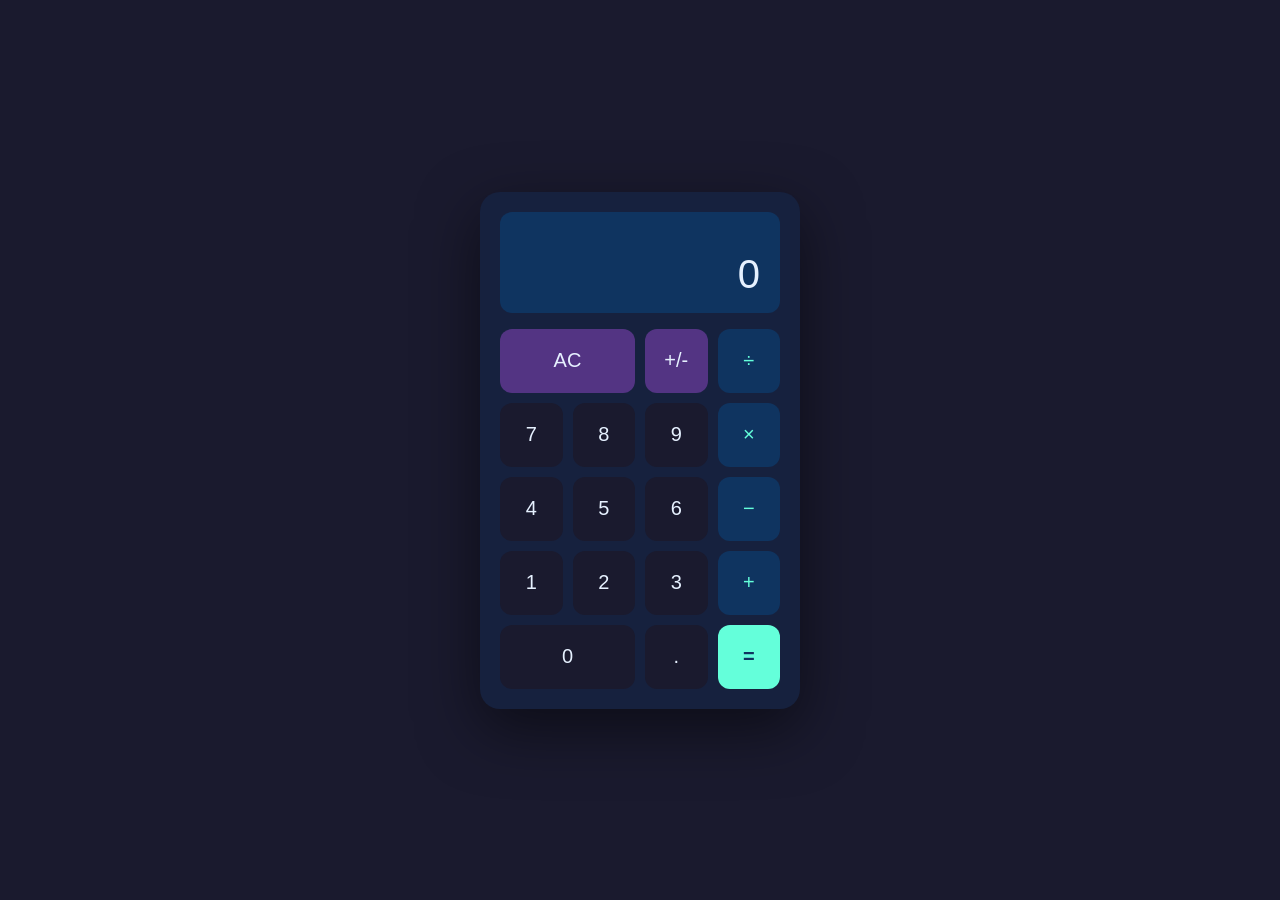
<file: index.html>
<!DOCTYPE html>
<html lang="ja">
<head>
  <meta charset="UTF-8">
  <meta name="viewport" content="width=device-width, initial-scale=1.0">
  <title>計算機</title>
  <link rel="stylesheet" href="style.css">
</head>
<body>
  <div class="calculator">
    <div class="display">
      <div class="expression" id="expression"></div>
      <div class="result" id="result">0</div>
    </div>
    <div class="buttons">
      <button class="btn btn-clear span2" onclick="clearAll()">AC</button>
      <button class="btn btn-clear" onclick="toggleSign()">+/-</button>
      <button class="btn btn-operator" onclick="inputOperator('/')">÷</button>

      <button class="btn btn-number" onclick="inputNumber('7')">7</button>
      <button class="btn btn-number" onclick="inputNumber('8')">8</button>
      <button class="btn btn-number" onclick="inputNumber('9')">9</button>
      <button class="btn btn-operator" onclick="inputOperator('*')">×</button>

      <button class="btn btn-number" onclick="inputNumber('4')">4</button>
      <button class="btn btn-number" onclick="inputNumber('5')">5</button>
      <button class="btn btn-number" onclick="inputNumber('6')">6</button>
      <button class="btn btn-operator" onclick="inputOperator('-')">−</button>

      <button class="btn btn-number" onclick="inputNumber('1')">1</button>
      <button class="btn btn-number" onclick="inputNumber('2')">2</button>
      <button class="btn btn-number" onclick="inputNumber('3')">3</button>
      <button class="btn btn-operator" onclick="inputOperator('+')">+</button>

      <button class="btn btn-number span2" onclick="inputNumber('0')">0</button>
      <button class="btn btn-number" onclick="inputDot()">.</button>
      <button class="btn btn-equals" onclick="calculate()">=</button>
    </div>
  </div>
  <script src="script.js"></script>
</body>
</html>
</file>
<file: style.css>
* {
  margin: 0;
  padding: 0;
  box-sizing: border-box;
}

body {
  display: flex;
  justify-content: center;
  align-items: center;
  min-height: 100vh;
  background: #1a1a2e;
  font-family: -apple-system, BlinkMacSystemFont, 'Segoe UI', sans-serif;
}

.calculator {
  background: #16213e;
  border-radius: 20px;
  padding: 20px;
  width: 320px;
  box-shadow: 0 20px 60px rgba(0, 0, 0, 0.5);
}

.display {
  background: #0f3460;
  border-radius: 12px;
  padding: 16px 20px;
  margin-bottom: 16px;
  min-height: 100px;
  display: flex;
  flex-direction: column;
  justify-content: flex-end;
  align-items: flex-end;
  overflow: hidden;
}

.expression {
  color: #8892b0;
  font-size: 14px;
  min-height: 20px;
  word-break: break-all;
  text-align: right;
}

.result {
  color: #e6f1ff;
  font-size: 40px;
  font-weight: 300;
  word-break: break-all;
  text-align: right;
  margin-top: 4px;
}

.buttons {
  display: grid;
  grid-template-columns: repeat(4, 1fr);
  gap: 10px;
}

.btn {
  border: none;
  border-radius: 12px;
  font-size: 20px;
  font-weight: 500;
  height: 64px;
  cursor: pointer;
  transition: transform 0.1s, opacity 0.1s;
  outline: none;
}

.btn:active {
  transform: scale(0.93);
  opacity: 0.8;
}

.span2 {
  grid-column: span 2;
}

.btn-number {
  background: #1a1a2e;
  color: #e6f1ff;
}

.btn-number:hover {
  background: #2a2a4e;
}

.btn-operator {
  background: #0f3460;
  color: #64ffda;
}

.btn-operator:hover {
  background: #1a4a7a;
}

.btn-clear {
  background: #533483;
  color: #e6f1ff;
}

.btn-clear:hover {
  background: #6a45a0;
}

.btn-equals {
  background: #64ffda;
  color: #0f3460;
  font-weight: 700;
}

.btn-equals:hover {
  background: #80ffe8;
}
</file>
